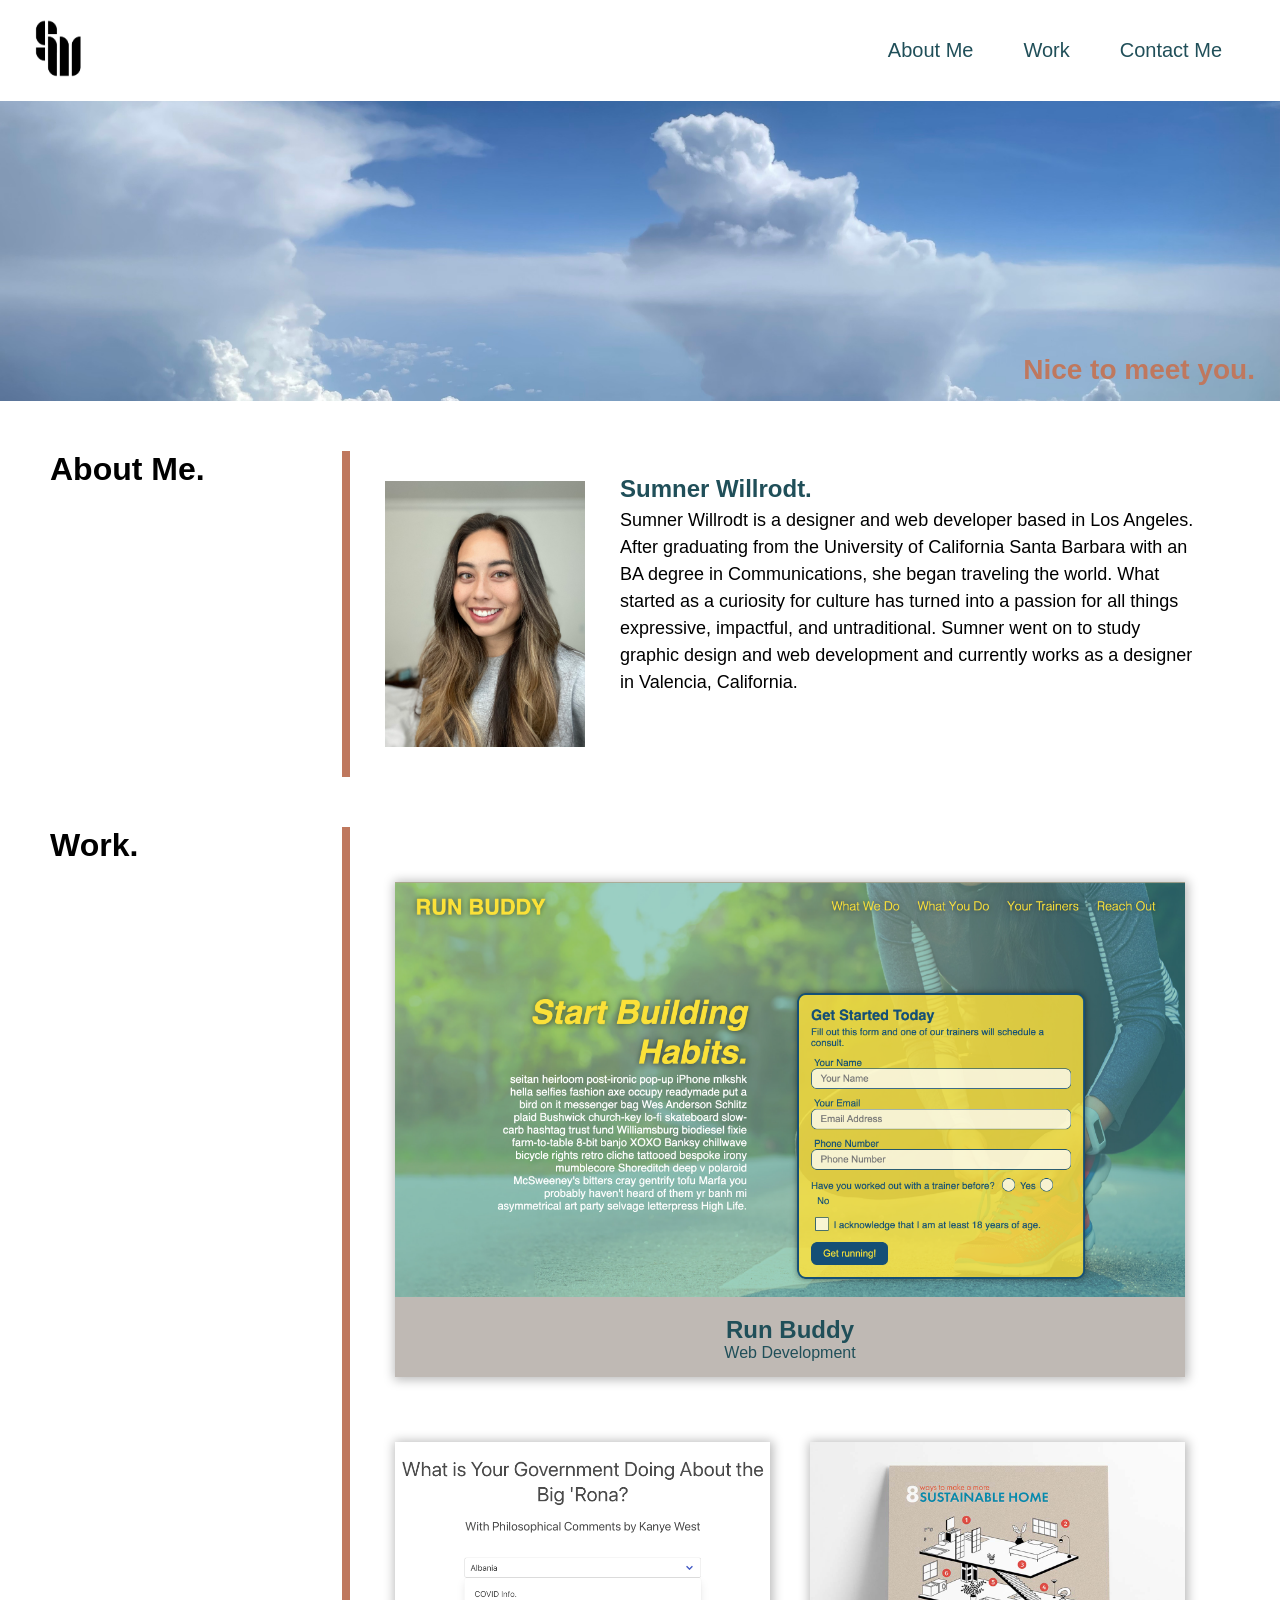
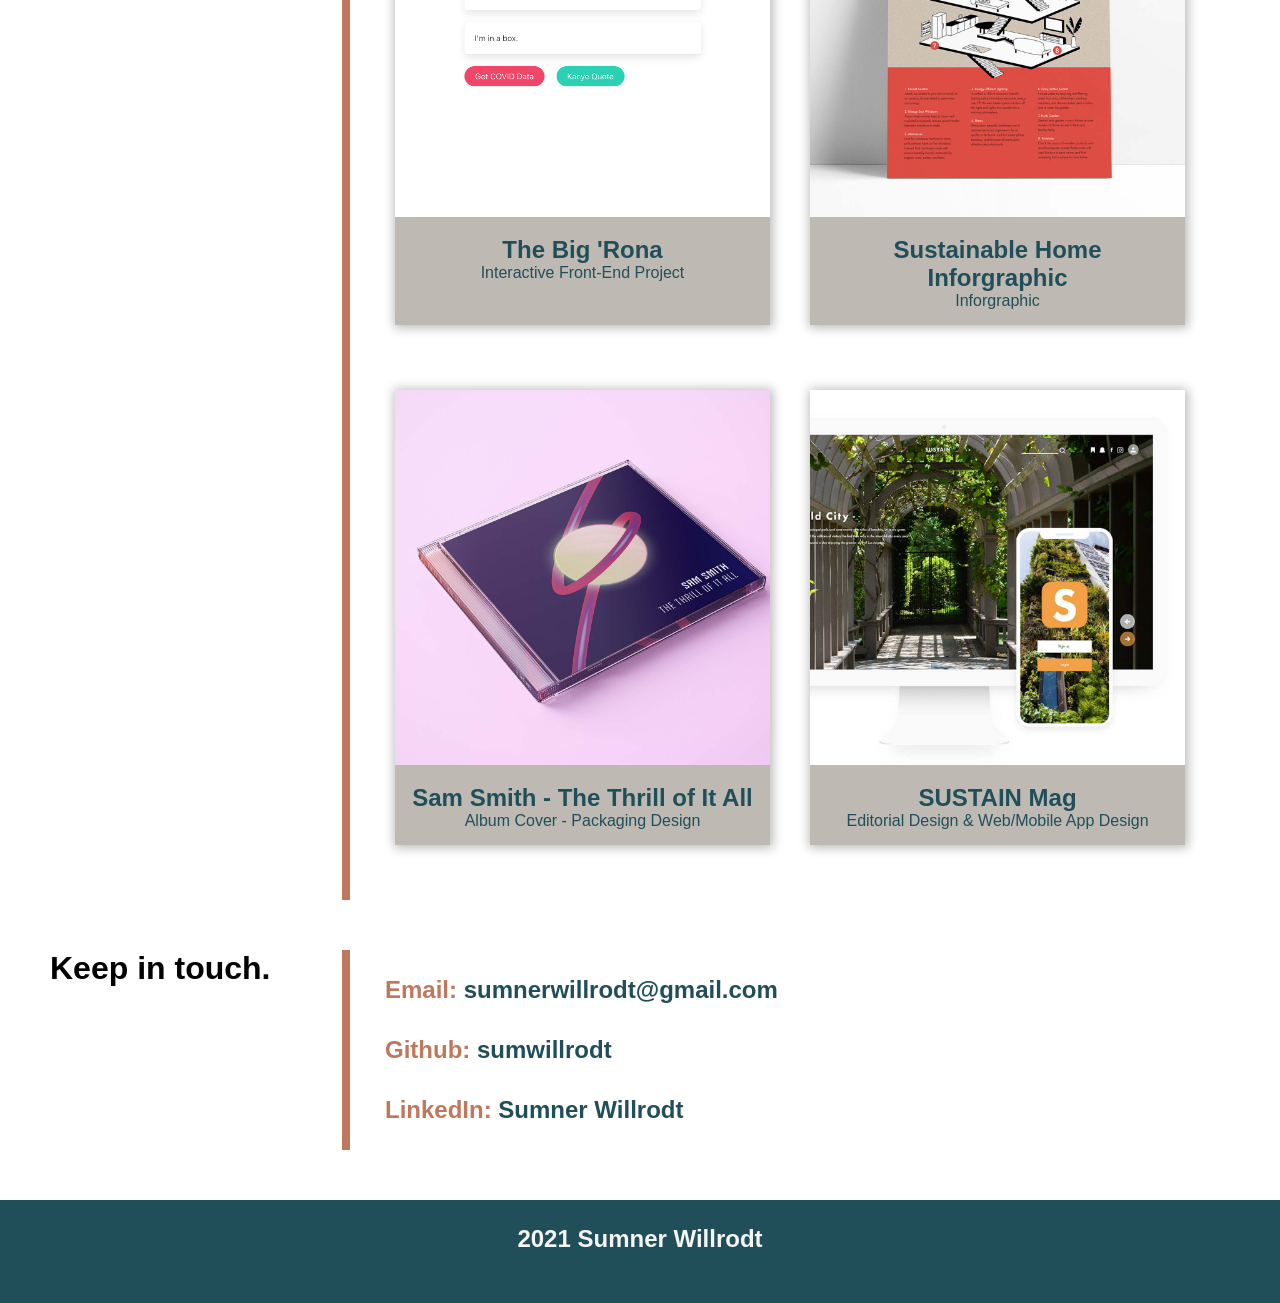
<file: index.html>
<!DOCTYPE html>
<html lang="en">
    <head>
        <meta charset="UTF-8" />
        <meta name="viewport" content="width=device-width, initial-scale=1.0" />
        <link rel="stylesheet" href="./assets/css/style.css">
        <title>Sumner Willrodt</title>
        <link rel="shortcut icon" type="image/jpg" href="./assets/images/SW-logo.png"/>
    </head>
    <body>
        <!-- NAVIGATION-->
        <header>
            <a href="/"><img src="./assets/images/SW-logo.png"></a>
            <nav>
                <ul>
                    <li>
                        <a href="#about-me">About Me</a>
                    </li>
                    <li>
                        <a href="#my-work">Work</a>
                    </li>
                    <li>
                        <a href="#contact-me">Contact Me</a>
                    </li>
                </ul>
            </nav>
        </header>

        <section class="hero">
            <h1>Nice to meet you.</h1>
        </section>

        <section id="about-me" class="about">
            <div class="flex-row">
                <h2 class="section-title">About Me.</h2>
            </div>
            <div class="about-info">
                <img src="./assets/images/IMG_4370.jpg" />
                <div class="about-text">
                    <h3>Sumner Willrodt.</h3>
                    <p>Sumner Willrodt is a designer and web developer based in Los Angeles. After graduating from the University of California Santa Barbara with an BA degree in Communications, she began traveling the world. What started as a curiosity for culture has turned into a passion for all things expressive, impactful, and untraditional. Sumner went on to study graphic design and web development and currently works as a designer in Valencia, California.</p>
                </div>
            </div>
            
        </section>

        <section id="my-work" class="work">
            <div class="flex-row">
                <h2 class="section-title">Work.</h2>
            </div>
            <div class="projects">
                <article class="project-row">
                    <div class="project shadow">
                        <a href="https://sumwillrodt.github.io/run-buddy/"><img src="./assets/images/run-buddy-cover.jpg"></a>
                        <div class="project-info">
                            <a href="https://sumwillrodt.github.io/run-buddy/"><h3>Run Buddy</h3></a>
                            <h4>Web Development</h4>
                        </div>
                    </div>
                    
                </article>
                
                <div class="project-row">
                    <article class="project shadow">
                        <a href="https://github.com/taio2187/GroupThreeProject1.git"><img src="./assets/images/The Big Rona/TheBigRona-v.png"></a>
                        
                        <div class="project-info">
                            <a href="https://github.com/taio2187/GroupThreeProject1.git"><h3>The Big 'Rona</h3></a>
                            <h4>Interactive Front-End Project</h4>
                        </div>
                    </article>
        
                    <article class="project shadow">
                        <a href="./applications/infographic.html"><img src="./assets/images/sustainable-home/sustainable-home-Cover.jpg"></a>
                        <div class="project-info">
                            <a href="./applications/infographic.html"><h3>Sustainable Home Inforgraphic</h3></a>
                            <h4>Inforgraphic</h4>
                        </div>
                    </article>
                </div>
                
                <div class="project-row">
                    <article class="project shadow">
                        <a href="./applications/samsmith.html"><img src="./assets/images/sam-smith/sam-smith-Cover.jpg"></a>
                        <div class="project-info">
                            <a href="./applications/samsmith.html"><h3>Sam Smith - The Thrill of It All</h3></a>
                            <h4>Album Cover - Packaging Design</h4>
                        </div>
                    </article>
                    
                    <article class="project shadow">
                        <a href="./applications/sustainmag.html"><img src="./assets/images/sustain-mag/sustain-mag-Cover.jpg"></a>
                        <div class="project-info">
                            <a href="./applications/sustainmag.html"><h3>SUSTAIN Mag</h3></a>
                            <h4>Editorial Design & Web/Mobile App Design</h4>
                        </div>
                    </article>
                </div>
                
            </div>
            
        </section>

        <section id="contact-me" class="contact">
            <div class="flex-row">
                <h2 class="section-title">Keep in touch.</h2>
            </div>
            <div class="contact-info">
                <p>
                    Email: <a href ="mailto:someplace@gmail.com">sumnerwillrodt@gmail.com</a> 
                </p>
                <p>
                     Github: <a href ="https://github.com/sumwillrodt">sumwillrodt</a>
                </p>
                <p>
                     LinkedIn: <a href ="https://www.linkedin.com/in/sumnerwillrodt/">Sumner Willrodt</a>
                </p>
            </div>
           
        </section>

        <footer>
            <h2>2021 Sumner Willrodt</h2>
        </footer>

    </body>
</html>
</file>
<file: assets/css/style.css>
* {
    box-sizing: border-box;
    margin: 0;
    padding: 0;
}

:root {
    --primary-color: #BF785E;
    --secondary-color: #BFB9B4;
    --tertiary-color: #204F59;
}

body {
    font-family: 'Gill Sans', 'Gill Sans MT', Calibri, 'Trebuchet MS', sans-serif;
}

header {
    background-color: white;
    padding: 15px 25px;
    display: flex;
    justify-content: space-between;
    align-items: center;
    flex-wrap: wrap;
}

header img {
    max-width: 10%;
    margin: 0;
}

header nav {
    margin: 8px;
}

header a{
    text-decoration: none;
    color: var(--tertiary-color);
}

header nav ul {
    display: flex;
    flex-wrap: wrap;
    justify-content: space-between;
    align-items: center;
    list-style: none;
}

header nav ul li a {
    padding: 10px 25px;
    font-size: 20px;
    vertical-align: middle;
}

header nav ul li a:hover {
    background: var(--tertiary-color);
    color: var(--primary-color);
    border-radius: 35px;
  }

section {
    margin: 50px;
}

.flex-row{
    display: flex;
}

.hero {
    margin: 0;
    background-image: url(../images/hero.jpg);
    min-height: 300px;
    background-size: cover;
    background-position: center;
    background-attachment: fixed;
    color: var(--primary-color);
    display: flex;
    flex-wrap: wrap;
    justify-content: flex-end;
    align-items: flex-end;
}

.hero h1 {
    font-size: 28px;
    padding: 15px 25px;
}

.flex-row {
    display: flex;
}

.section-title {
    border-right: 8px solid var(--primary-color);
    margin: 50px 50x;
    padding-right: 50px;
    width: 300px;
    display: flex;
    flex-wrap: wrap;
    align-items: flex-start;
    font-size: 32px;
    flex: 1;
}

.about {
    display: flex;
    justify-items: center;
    flex-wrap: wrap;
}

.about-info {
    margin: 20px 0;
    flex: 2 70%;
    line-height: 1.5;
}

.about-info img {
    width: 200px;
    margin: 10px 35px;
    float:left;
}

.about-text {
    flex: 1;
    margin: 0 35px;
}

.about-text h3 {
    font-size: 24px;
    color: var(--tertiary-color);
}

.about-text p {
    font-size: 18px;
    font-weight: 400;
}

.work {
    display: flex;
    flex-wrap: wrap;
    justify-content: center;
}

.projects {
    margin: 10px 0;
    flex: 2 70%;
}

.project {
    margin: 20px;
    flex: 1;
    background: var(--secondary-color);
    color: var(--tertiary-color)
}

.shadow {
    box-shadow: 1px 1px 10px 2px #bbbbbb;
}

.project-row {
    display: flex;
    justify-content: center;
    flex-wrap: wrap;
    margin: 25px; 
}

.project-row img {
    width: 100%;
}

.project-row img:hover {
    opacity: 0.6;
}

.project-info {
    padding: 15px;
    text-align: center;
}

.project-info a:hover {
    color:whitesmoke;
}

.project-info a {
    text-decoration: none;
    color:var(--tertiary-color);
}

.project-info h3 {
    font-size: 24px;
    font-weight: 600;
}

.project-info h4 {
    font-weight: 400;
}

.contact {
    display: flex;
    justify-items: center;
    flex-wrap: wrap;
}

.contact-info {
    margin: 10px 35px;
    text-align: left;
    line-height: 2.5;
    flex: 1;
}
.contact-info a {
    text-decoration: none;
    color: var(--tertiary-color);
}

.contact-info a:hover {
    text-decoration: underline;
}

.contact-info p {
    color: var(--primary-color);
    font-size: 24px;
    font-weight: 600;
}

footer {
    background: var(--tertiary-color);
    color: whitesmoke;
    text-align: center;
    padding-top: 25px;
    padding-bottom: 50px;
}

footer p {
    font-size: 16px;
    font-weight: 600;
}

/* MEDIA QUERY FOR SMALLER DESKTOP SCREENS AND SMALLER */
@media screen and (max-width: 980px) {
    header {
        padding-bottom: 10px;
        justify-content: center;
        position: relative;
    }
    
    header a {
        text-align: center;
    }
    
    header nav ul {
        margin-top: 20px;
        width: 100%;
        justify-content: center;
    }
    
    header nav ul li a {
        font-size: 24px;
    }
    
    section {
        margin: 25px;
    }

    .section-title {
        border-bottom: 8px solid var(--primary-color);
        border-right: 0px;
        padding: 20px;
        margin: 20px 0;
        justify-content:center;
        text-align: center;
    }
    
    footer h2 {
        position: absolute;
        text-align: center;
        width: 100%;
    }

    .about {
        width: 100%;
        justify-content: center;
    }

    .about-info {
        width: 100%; 
        margin: 0;
        justify-content: space-between;
        flex: 2 70%;
        line-height: 1.5;
    }
    
    .about-info img {
        width: 25%;
        margin-left: 35px;
        flex: 1;
    }
    
    .about-text {
        width: 80%; 
        flex: 1;
    }

    .project-row {
        margin: 15px;
    }


    .contact {
        width: 100%;
        justify-content: center;
    }

    .contact-info {
        width: 100%;
        margin: 10px;
        text-align: center;
        flex: 1 100%;
    }

}

/* MEDIA QUERY FOR SMALLER DESKTOP SCREENS AND SMALLER */
@media screen and (max-width: 768px) {}

/* MEDIA QUERY FOR MOBILE PHONES AND SMALLER */
@media screen and (max-width: 575px) {
    section {
        margin: 15px;
    }

    .project-info {
        padding: 10px;
        text-align: center;
    }
    
    .project-info h3 {
        font-size: 18px;
    }
    
    .project-info h4 {
        font-size:16;
    }

    .contact-info p {
        font-size: 16px;
    }
}
</file>
